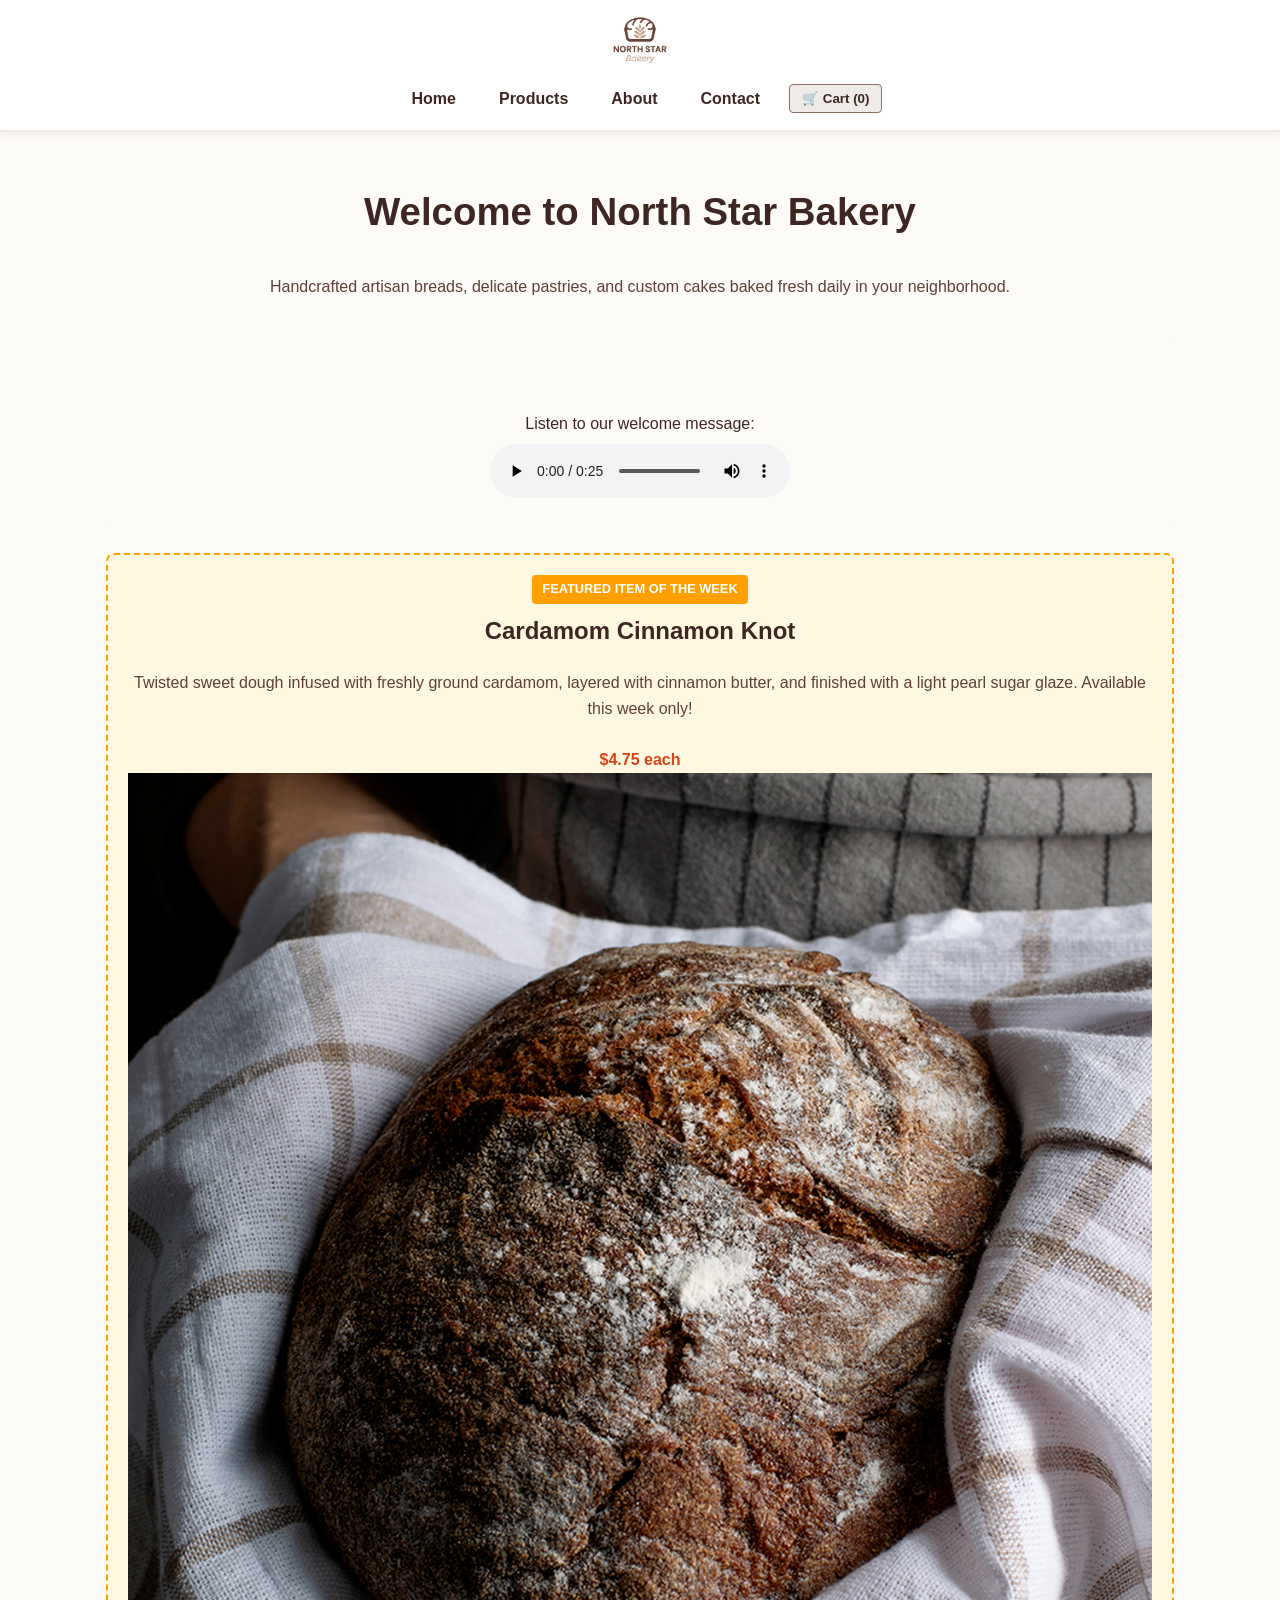
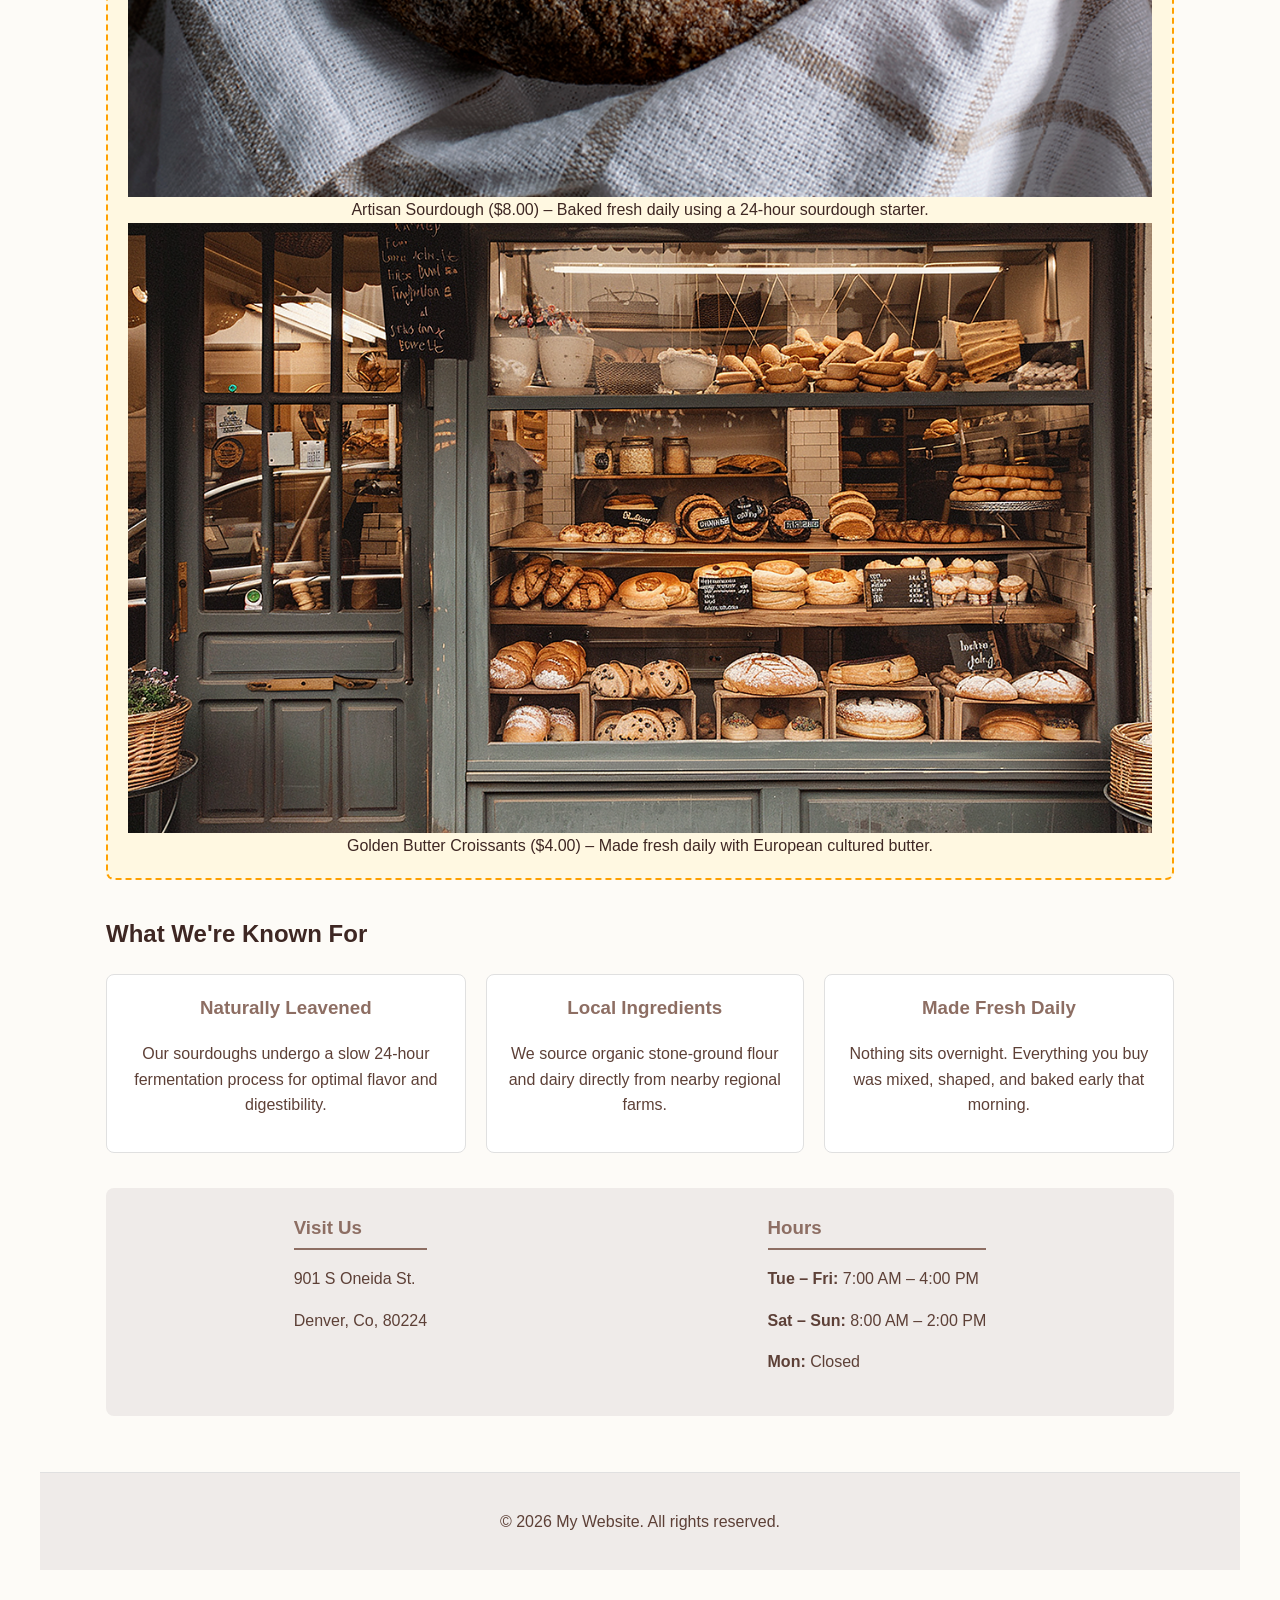
<file: index.html>
<!DOCTYPE html>
<html lang="en">
<head>
    <meta charset="UTF-8">
    <meta name="viewport" content="width=device-width, initial-scale=1.0">
    <title>North Star Bakery</title>
    <link rel="stylesheet" href="styles.css">
</head>
<body>

    <header>
      <div class="logo-container">
        <a href="index.html">
            <img src="./bakery-logo_c.png" alt="Company Logo" class="site-logo">
        </a>
    </div>
        <nav>
            <ul>
                <li><a href="index.html">Home</a></li>
                <li><a href="products.html">Products</a></li>
                <li><a href="about.html">About</a></li>
                <li><a href="contact.html">Contact</a></li>
                <li>
                  <button type="button" id="cart-toggle-btn" class="nav-cart-btn">
                    🛒 Cart (<span id="cart-count">0</span>)
                  </button>
                </li>
            </ul>
        </nav>
    </header>

    <main>
      <!-- Welcome Section -->
      <section class="hero-welcome">
          <h1>Welcome to North Star Bakery</h1>
          <p>Handcrafted artisan breads, delicate pastries, and custom cakes baked fresh daily in your neighborhood.</p>
      </section>

      <section class="hero-welcome">
      
        
        <!-- Audio Player -->
        <div class="audio-player-container">
            <label for="welcome-audio">Listen to our welcome message:</label>
            <audio id="welcome-audio" controls preload="metadata">
                <source src="./bakery-welcome_c.mp3" type="audio/mp3">
                <source src="./welcome.ogg" type="audio/ogg">
                  Your browser does not support the audio element.
            </audio>
        </div>
    </section>
  
      <!-- Featured Item of the Week -->
      <section class="featured-section">
          <div class="featured-card">
              <span class="badge">Featured Item of the Week</span>
              <h2>Cardamom Cinnamon Knot</h2>
              <p>Twisted sweet dough infused with freshly ground cardamom, layered with cinnamon butter, and finished with a light pearl sugar glaze. Available this week only!</p>
              <span class="featured-price">$4.75 each</span>
              <figure>
                 <img src="./bakery-signature-loaf_c.png" alt="Freshly baked artisan sourdough loaf on a wooden board">
                 <figcaption>Artisan Sourdough ($8.00) – Baked fresh daily using a 24-hour sourdough starter.</figcaption>
              </figure>
              <figure>
                <img src="./bakery-storefront_c.png" alt="Freshly baked butter croissants stacked on a tray">
                 <figcaption>Golden Butter Croissants ($4.00) – Made fresh daily with European cultured butter.</figcaption>
              </figure>
          </div>
      </section>
  
      <!-- What We're Known For -->
      <section class="highlights-section">
          <h2>What We're Known For</h2>
          <div class="highlights-grid">
              <article class="highlight-item">
                  <h3>Naturally Leavened</h3>
                  <p>Our sourdoughs undergo a slow 24-hour fermentation process for optimal flavor and digestibility.</p>
              </article>
              <article class="highlight-item">
                  <h3>Local Ingredients</h3>
                  <p>We source organic stone-ground flour and dairy directly from nearby regional farms.</p>
              </article>
              <article class="highlight-item">
                  <h3>Made Fresh Daily</h3>
                  <p>Nothing sits overnight. Everything you buy was mixed, shaped, and baked early that morning.</p>
              </article>
          </div>
        
      </section>
  
      <!-- Hours and Location Snippet -->
      <section class="info-snippet">
          <div class="info-block">
              <h3>Visit Us</h3>
              <p>901 S Oneida St.<p>
              <p>Denver, Co, 80224</p>
          </div>
          <div class="info-block">
              <h3>Hours</h3>
              <p><strong>Tue – Fri:</strong> 7:00 AM – 4:00 PM</p>
              <p><strong>Sat – Sun:</strong> 8:00 AM – 2:00 PM</p>
              <p><strong>Mon:</strong> Closed</p>
          </div>
      </section>
  </main>

    <footer>
        <p>&copy; 2026 My Website. All rights reserved.</p>
    </footer>
        <!-- CART OVERLAY MODAL -->
        <div id="cart-modal" class="cart-modal" aria-hidden="true">
          <div class="cart-modal-content">
            <div class="cart-header">
              <h2>Your Bakery Order</h2>
              <button type="button" id="close-cart-btn" class="close-btn">&times;</button>
            </div>
            
            <div id="cart-items-container" class="cart-items-list">
              <!-- Populated dynamically by script.js -->
            </div>
        
            <div class="cart-footer">
              <div class="cart-total-row">
                <span>Total:</span>
                <strong id="cart-total-price">$0.00</strong>
              </div>
              <button type="button" id="clear-cart-btn" class="secondary-btn">Clear Cart</button>
            </div>
          </div>
        </div>
    <script src="script.js"></script>
</body>
</html>
</file>
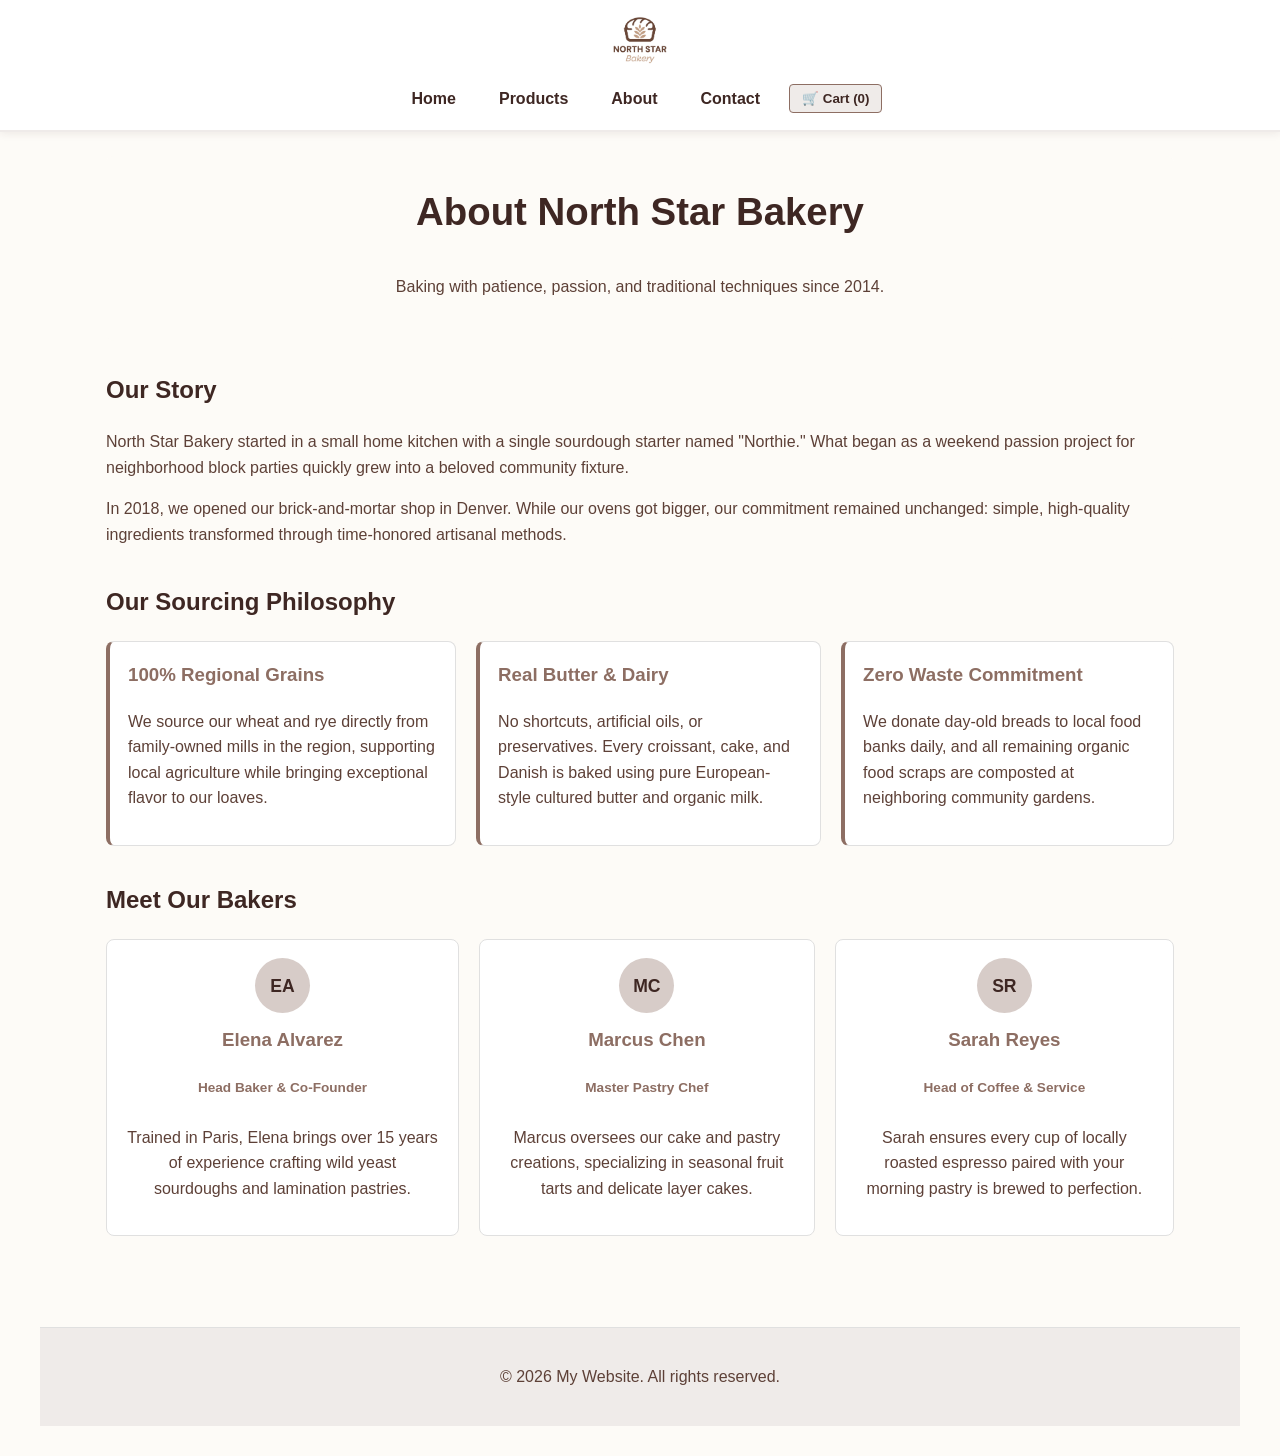
<file: about.html>
<!DOCTYPE html>
<html lang="en">
<head>
    <meta charset="UTF-8">
    <meta name="viewport" content="width=device-width, initial-scale=1.0">
    <title>About Us | My Website</title>
    <link rel="stylesheet" href="styles.css">
</head>
<body>
  <header>
    <div class="logo-container">
      <a href="index.html">
          <img src="./bakery-logo_c.png" alt="Company Logo" class="site-logo">
      </a>
  </div>
      <nav>
          <ul>
              <li><a href="index.html">Home</a></li>
              <li><a href="products.html">Products</a></li>
              <li><a href="about.html">About</a></li>
              <li><a href="contact.html">Contact</a></li>
              <li>
                  <button type="button" id="cart-toggle-btn" class="nav-cart-btn">
                  🛒 Cart (<span id="cart-count">0</span>)
                  </button>
              </li>
          </ul>
      </nav>
  </header>

  <main>
    <!-- Header Section -->
    <section class="about-hero">
        <h1>About North Star Bakery</h1>
        <p>Baking with patience, passion, and traditional techniques since 2014.</p>
    </section>

    <!-- Story of the Bakery -->
    <section class="story-section">
        <h2>Our Story</h2>
        <div class="story-content">
            <p>North Star Bakery started in a small home kitchen with a single sourdough starter named "Northie." What began as a weekend passion project for neighborhood block parties quickly grew into a beloved community fixture.</p>
            <p>In 2018, we opened our brick-and-mortar shop in Denver. While our ovens got bigger, our commitment remained unchanged: simple, high-quality ingredients transformed through time-honored artisanal methods.</p>
        </div>
    </section>

    <!-- Sourcing Philosophy -->
    <section class="philosophy-section">
        <h2>Our Sourcing Philosophy</h2>
        <div class="philosophy-grid">
            <article class="philosophy-card">
                <h3>100% Regional Grains</h3>
                <p>We source our wheat and rye directly from family-owned mills in the region, supporting local agriculture while bringing exceptional flavor to our loaves.</p>
            </article>

            <article class="philosophy-card">
                <h3>Real Butter & Dairy</h3>
                <p>No shortcuts, artificial oils, or preservatives. Every croissant, cake, and Danish is baked using pure European-style cultured butter and organic milk.</p>
            </article>

            <article class="philosophy-card">
                <h3>Zero Waste Commitment</h3>
                <p>We donate day-old breads to local food banks daily, and all remaining organic food scraps are composted at neighboring community gardens.</p>
            </article>
        </div>
    </section>

    <!-- Staff Highlights -->
    <section class="team-section">
        <h2>Meet Our Bakers</h2>
        <div class="team-grid">
            <article class="team-card">
                <div class="team-avatar">EA</div>
                <h3>Elena Alvarez</h3>
                <span class="team-role">Head Baker & Co-Founder</span>
                <p>Trained in Paris, Elena brings over 15 years of experience crafting wild yeast sourdoughs and lamination pastries.</p>
            </article>

            <article class="team-card">
                <div class="team-avatar">MC</div>
                <h3>Marcus Chen</h3>
                <span class="team-role">Master Pastry Chef</span>
                <p>Marcus oversees our cake and pastry creations, specializing in seasonal fruit tarts and delicate layer cakes.</p>
            </article>

            <article class="team-card">
                <div class="team-avatar">SR</div>
                <h3>Sarah Reyes</h3>
                <span class="team-role">Head of Coffee & Service</span>
                <p>Sarah ensures every cup of locally roasted espresso paired with your morning pastry is brewed to perfection.</p>
            </article>
        </div>
    </section>
</main>

    <footer>
        <p>&copy; 2026 My Website. All rights reserved.</p>
    </footer>
        <!-- CART OVERLAY MODAL -->
        <div id="cart-modal" class="cart-modal" aria-hidden="true">
          <div class="cart-modal-content">
            <div class="cart-header">
              <h2>Your Bakery Order</h2>
              <button type="button" id="close-cart-btn" class="close-btn">&times;</button>
            </div>
            
            <div id="cart-items-container" class="cart-items-list">
              <!-- Populated dynamically by script.js -->
            </div>
        
            <div class="cart-footer">
              <div class="cart-total-row">
                <span>Total:</span>
                <strong id="cart-total-price">$0.00</strong>
              </div>
              <button type="button" id="clear-cart-btn" class="secondary-btn">Clear Cart</button>
            </div>
          </div>
        </div>
    <script src="script.js"></script>
</body>
</html>
</file>
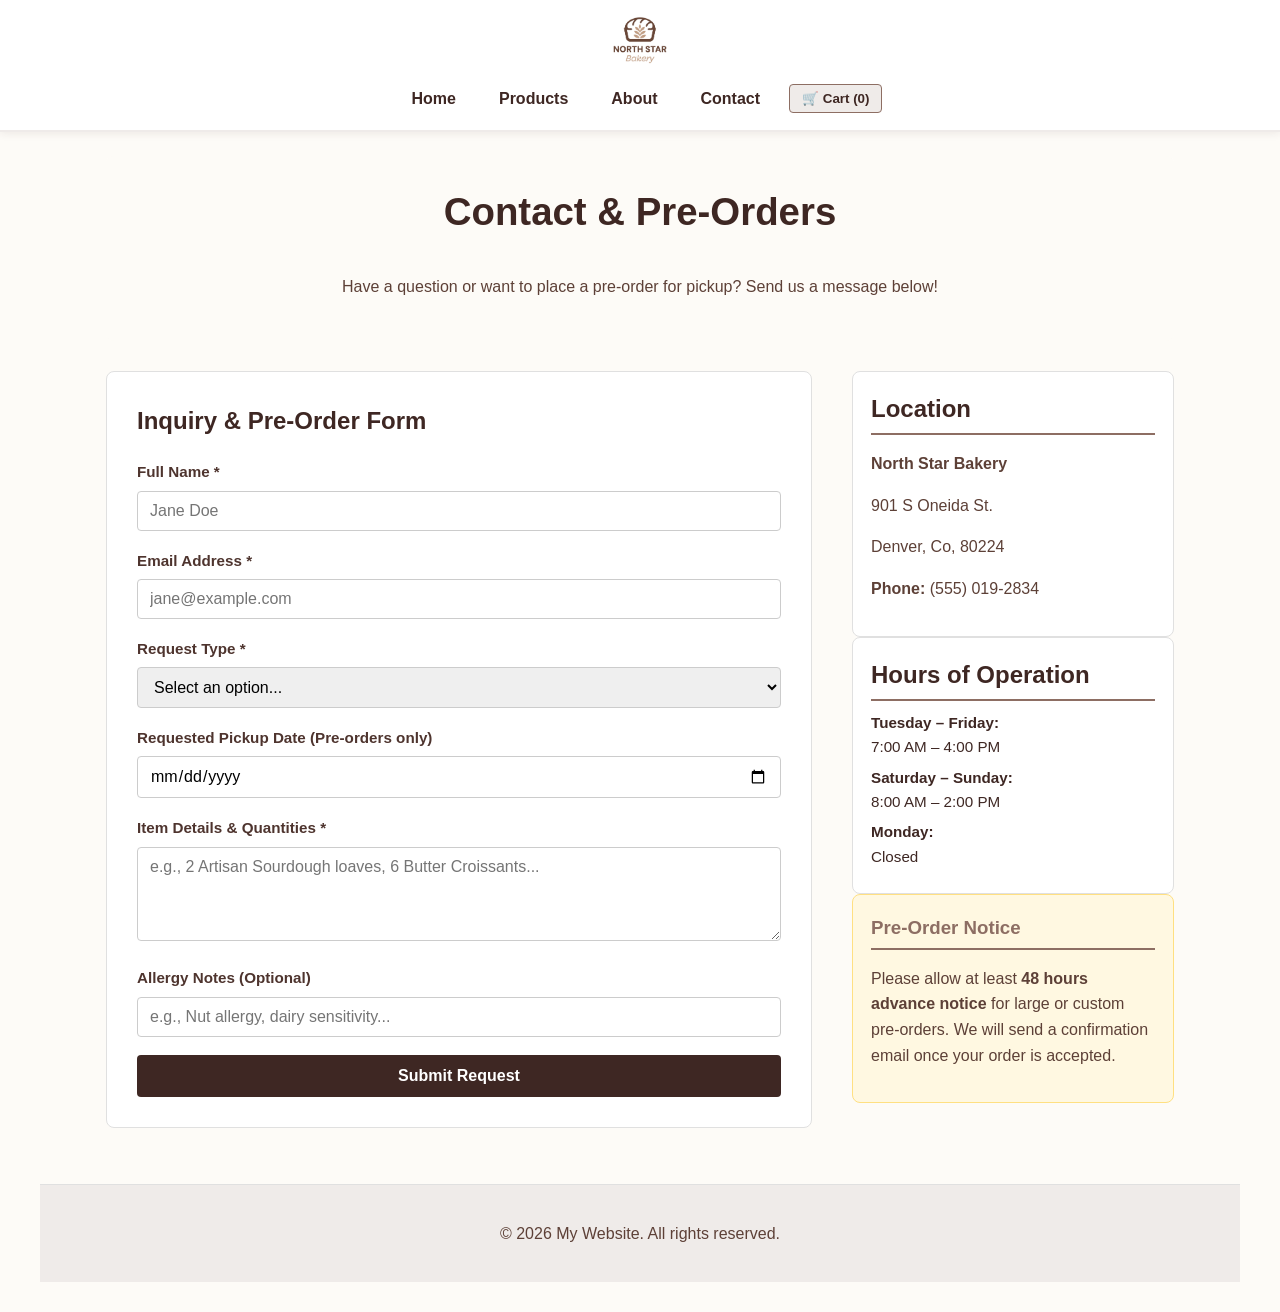
<file: contact.html>
<!DOCTYPE html>
<html lang="en">
<head>
    <meta charset="UTF-8">
    <meta name="viewport" content="width=device-width, initial-scale=1.0">
    <title>Contact Us | My Website</title>
    <link rel="stylesheet" href="styles.css">
</head>
<body>

    <header>
      <div class="logo-container">
        <a href="index.html">
            <img src="./bakery-logo_c.png" alt="Company Logo" class="site-logo">
        </a>
    </div>
        <nav>
            <ul>
                <li><a href="index.html">Home</a></li>
                <li><a href="products.html">Products</a></li>
                <li><a href="about.html">About</a></li>
                <li><a href="contact.html">Contact</a></li>
                <li>
                      <button type="button" id="cart-toggle-btn" class="nav-cart-btn">
                      🛒 Cart (<span id="cart-count">0</span>)
                      </button>
                </li>
            </ul>
        </nav>
    </header>

    <main>
      <section class="contact-header">
          <h1>Contact & Pre-Orders</h1>
          <p>Have a question or want to place a pre-order for pickup? Send us a message below!</p>
      </section>
  
      <div class="contact-container">
          <!-- Form Section -->
          <!-- Form Section -->
<section class="form-section">
    <h2>Inquiry & Pre-Order Form</h2>
    <form action="#" method="POST" id="contact-form" class="contact-form" novalidate>
        
        <div class="form-group">
            <label for="name">Full Name *</label>
            <input type="text" id="name" name="name" required placeholder="Jane Doe">
            <span class="error-msg" id="name-error"></span>
        </div>

        <div class="form-group">
            <label for="email">Email Address *</label>
            <input type="email" id="email" name="email" required placeholder="jane@example.com">
            <span class="error-msg" id="email-error"></span>
        </div>

        <div class="form-group">
            <label for="request-type">Request Type *</label>
            <select id="request-type" name="request_type" required>
                <option value="" disabled selected>Select an option...</option>
                <option value="pre-order">Pre-Order Request</option>
                <option value="catering">Catering Inquiry</option>
                <option value="general">General Question</option>
            </select>
            <span class="error-msg" id="request-type-error"></span>
        </div>

        <div class="form-group">
            <label for="pickup-date">Requested Pickup Date (Pre-orders only)</label>
            <input type="date" id="pickup-date" name="pickup_date">
            <span class="error-msg" id="date-error"></span>
        </div>

        <div class="form-group">
            <label for="item-details">Item Details & Quantities *</label>
            <textarea id="item-details" name="item_details" rows="4" required placeholder="e.g., 2 Artisan Sourdough loaves, 6 Butter Croissants..."></textarea>
            <span class="error-msg" id="details-error"></span>
        </div>

        <div class="form-group">
            <label for="allergy-notes">Allergy Notes (Optional)</label>
            <input type="text" id="allergy-notes" name="allergy_notes" placeholder="e.g., Nut allergy, dairy sensitivity...">
        </div>

        <div id="form-success-msg" class="success-msg"></div>

        <button type="submit" class="submit-btn">Submit Request</button>
    </form>
</section>
  
          <!-- Location & Hours Section -->
          <aside class="info-sidebar">
              <div class="info-card">
                  <h2>Location</h2>
                  <p><strong>North Star Bakery</strong></p>
                  <p>901 S Oneida St.</p>
                  <p>Denver, Co, 80224</p>
                  <p class="phone-link"><strong>Phone:</strong> (555) 019-2834</p>
              </div>
  
              <div class="info-card">
                  <h2>Hours of Operation</h2>
                  <ul class="hours-list">
                      <li><span>Tuesday – Friday:</span> 7:00 AM – 4:00 PM</li>
                      <li><span>Saturday – Sunday:</span> 8:00 AM – 2:00 PM</li>
                      <li><span>Monday:</span> Closed</li>
                  </ul>
              </div>
  
              <div class="info-card preorder-policy">
                  <h3>Pre-Order Notice</h3>
                  <p>Please allow at least <strong>48 hours advance notice</strong> for large or custom pre-orders. We will send a confirmation email once your order is accepted.</p>
              </div>
          </aside>
      </div>
  </main>

    <footer>
        <p>&copy; 2026 My Website. All rights reserved.</p>
    </footer>
                <!-- CART OVERLAY MODAL -->
        <div id="cart-modal" class="cart-modal" aria-hidden="true">
          <div class="cart-modal-content">
            <div class="cart-header">
              <h2>Your Bakery Order</h2>
              <button type="button" id="close-cart-btn" class="close-btn">&times;</button>
            </div>
            
            <div id="cart-items-container" class="cart-items-list">
              <!-- Populated dynamically by script.js -->
            </div>
        
            <div class="cart-footer">
              <div class="cart-total-row">
                <span>Total:</span>
                <strong id="cart-total-price">$0.00</strong>
              </div>
              <button type="button" id="clear-cart-btn" class="secondary-btn">Clear Cart</button>
            </div>
          </div>
        </div>
    <script src="script.js"></script>
</body>
</html>
</file>
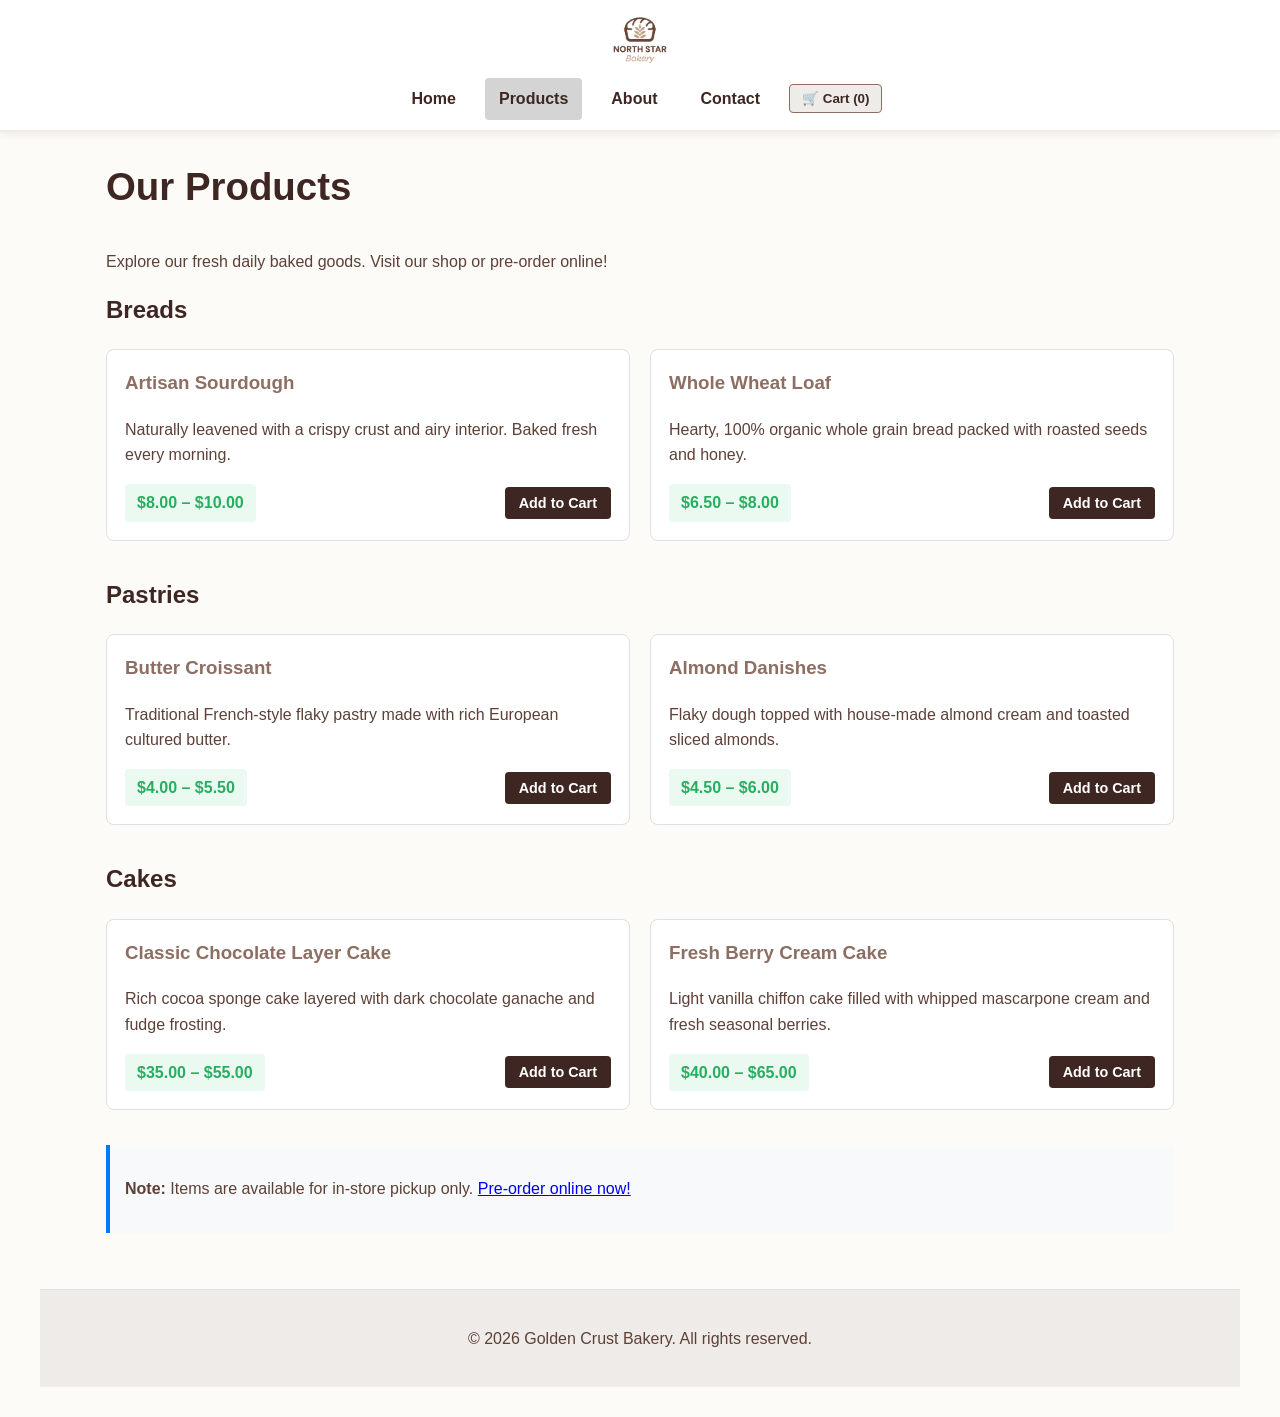
<file: products.html>
<!DOCTYPE html>
<html lang="en">
<head>
    <meta charset="UTF-8">
    <meta name="viewport" content="width=device-width, initial-scale=1.0">
    <title>Products | North Star Bakery</title>
    <link rel="stylesheet" href="styles.css">
</head>
<body>
    <header>
        <div class="logo-container">
            <a href="index.html">
                <img src="./bakery-logo_c.png" alt="Company Logo" class="site-logo">
            </a>
        </div>
        <nav>
            <ul>
                <li><a href="index.html">Home</a></li>
                <li><a href="products.html" aria-current="page">Products</a></li>
                <li><a href="about.html">About</a></li>
                <li><a href="contact.html">Contact</a></li>
                <li>
                      <button type="button" id="cart-toggle-btn" class="nav-cart-btn">
                       🛒 Cart (<span id="cart-count">0</span>)
                      </button>
                </li>
            </ul>
        </nav>
    </header>

    <main>
        <section class="products-header">
            <h1>Our Products</h1>
            <p>Explore our fresh daily baked goods. Visit our shop or pre-order online!</p>
        </section>

        <!-- Category 1: Breads -->
        <section class="product-category">
            <h2>Breads</h2>
            <div class="product-grid" id="breads-grid">
                <!-- Dynamically populated by script.js -->
            </div>
        </section>

        <!-- Category 2: Pastries -->
        <section class="product-category">
            <h2>Pastries</h2>
            <div class="product-grid" id="pastries-grid">
                <!-- Dynamically populated by script.js -->
            </div>
        </section>

        <!-- Category 3: Cakes -->
        <section class="product-category">
            <h2>Cakes</h2>
            <div class="product-grid" id="cakes-grid">
                <!-- Dynamically populated by script.js -->
            </div>
        </section>

        <div class="store-notice">
            <p><strong>Note:</strong> Items are available for in-store pickup only. <a href="contact.html">Pre-order online now!</a></p>
        </div>
    </main>

    <footer>
        <p>&copy; 2026 Golden Crust Bakery. All rights reserved.</p>
    </footer>
        <!-- CART OVERLAY MODAL -->
        <div id="cart-modal" class="cart-modal" aria-hidden="true">
          <div class="cart-modal-content">
            <div class="cart-header">
              <h2>Your Bakery Order</h2>
              <button type="button" id="close-cart-btn" class="close-btn">&times;</button>
            </div>
            
            <!-- Dynamic Cart List -->
            <div id="cart-items-container" class="cart-items-list">
              <!-- Items populated by script.js -->
            </div>
        
            <!-- Summary & Footer -->
            <div class="cart-footer">
              <div class="cart-total-row">
                <span>Total:</span>
                <strong id="cart-total-price">$0.00</strong>
              </div>
              <button type="button" id="clear-cart-btn" class="secondary-btn">Clear Cart</button>
              <button type="button" id="checkout-btn" class="primary-btn">Complete Pre-Order</button>
            </div>
          </div>
        </div>
    <script src="./script.js"></script>
</body>
</html>
</file>
<file: styles.css>
/* ==========================================================================
   1. Design System Variables
   ========================================================================== */
   :root {
    --bg-main: #fdfbf7;
    --bg-surface: #efebe9;
    --card-bg: #ffffff;
    --text-primary: #3e2723;
    --text-secondary: #4e342e;
    --text-muted: #5d4037;
    --accent-cinnamon: #8d6e63;
    --accent-honey: #ffa000;
    --accent-green: #27ae60;
    --accent-green-bg: #eafaf1;
    --policy-bg: #fff8e1;
    --policy-border: #ffe082;
    --border-color: #e0e0e0;
    --border-input: #cccccc;
    --font-base: 'Segoe UI', Tahoma, Geneva, Verdana, sans-serif;
    --radius-sm: 4px;
    --radius-md: 8px;
    --radius-pill: 30px;
    --transition-fast: background-color 0.2s ease, color 0.2s ease;
  }
  
  /* ==========================================================================
     2. Base & Typography (Mobile Defaults)
     ========================================================================== */
  * {
    box-sizing: border-box;
  }
  
  body {
    background-color: var(--bg-main);
    color: var(--text-primary);
    font-family: var(--font-base);
    margin: 0;
    padding: 130px 15px 20px 15px; /* Top padding clears fixed stacked header */
    line-height: 1.6;
  }
  
  main {
    padding: 0.5rem;
  }
  
  h1, h2 {
    color: var(--text-primary);
    margin-top: 0;
  }
  
  h1 {
    font-size: 1.8rem;
  }
  
  h3 {
    color: var(--accent-cinnamon);
    margin-top: 0;
  }
  
  p {
    color: var(--text-muted);
  }
  
  /* ==========================================================================
     3. Header & Navigation (Logo Top-Center, Nav Below)
     ========================================================================== */
  header {
    position: fixed;
    top: 0;
    left: 0;
    width: 100%;
    z-index: 1000;
    background-color: var(--card-bg);
    border-bottom: 2px solid var(--bg-surface);
    box-shadow: 0 2px 8px rgba(62, 39, 35, 0.08);
    padding: 10px 15px;
    display: flex;
    flex-direction: column;
    align-items: center;
    gap: 8px;
  }
  
  .logo-container {
    display: flex;
    justify-content: center;
    width: 100%;
  }
  
  .site-logo {
    height: 45px;
    width: auto;
    display: block;
  }
  
  nav {
    width: 100%;
  }
  
  nav ul {
    display: flex;
    flex-wrap: wrap;
    justify-content: center;
    align-items: center;
    gap: 8px;
    list-style: none;
    margin: 0;
    padding: 0;
  }
  
  nav a {
    display: inline-block;
    color: var(--text-primary);
    font-weight: 600;
    text-decoration: none;
    padding: 6px 10px;
    font-size: 0.9rem;
    border-radius: var(--radius-sm);
    transition: var(--transition-fast);
  }
  
  nav a:hover,
  nav a.active {
    color: var(--accent-cinnamon);
    background-color: var(--bg-surface);
  }
  
  nav a[aria-current='page'] {
    color: var(--text-primary);
    background-color: #d4d4d4;
  }
  
  /* ==========================================================================
     4. Mobile Section Layouts (Single Column Stack)
     ========================================================================== */
  .hero-welcome,
  .about-hero,
  .contact-header {
    text-align: center;
    padding: 25px 15px;
    background-color: var(--bg-main);
    border-radius: var(--radius-md);
    margin-bottom: 30px;
  }
  
  .featured-section,
  .highlights-section,
  .team-section,
  .product-category,
  .story-section,
  .philosophy-section {
    margin-bottom: 35px;
  }
  
  .featured-card {
    background: var(--policy-bg);
    border: 2px dashed var(--accent-honey);
    border-radius: var(--radius-md);
    padding: 20px;
    text-align: center;
  }
  
  .badge {
    background-color: var(--accent-honey);
    color: #ffffff;
    font-size: 0.8rem;
    font-weight: bold;
    text-transform: uppercase;
    padding: 4px 10px;
    border-radius: var(--radius-sm);
    display: inline-block;
    margin-bottom: 8px;
  }
  
  .featured-price {
    display: inline-block;
    margin-top: 10px;
    font-weight: bold;
    color: #d84315;
  }
  
  /* Mobile Grids (Default to vertical stacks) */
  .highlights-grid,
  .philosophy-grid,
  .team-grid,
  .product-grid,
  .info-snippet,
  .contact-container {
    display: flex;
    flex-direction: column;
    gap: 15px;
  }
  
  .highlight-item,
  .team-card,
  .product-card,
  .philosophy-card,
  .form-section,
  .info-card {
    background-color: var(--card-bg);
    border: 1px solid var(--border-color);
    border-radius: var(--radius-md);
    padding: 18px;
  }
  
  .highlight-item,
  .team-card {
    text-align: center;
  }
  
  .philosophy-card {
    border-left: 4px solid var(--accent-cinnamon);
  }
  
  .info-snippet {
    background-color: var(--bg-surface);
    padding: 20px;
    border-radius: var(--radius-md);
  }
  
  .info-block h3,
  .info-card h2,
  .info-card h3 {
    border-bottom: 2px solid var(--accent-cinnamon);
    padding-bottom: 5px;
    margin-bottom: 10px;
  }
  
  .team-avatar {
    width: 55px;
    height: 55px;
    background-color: #d7ccc8;
    color: var(--text-primary);
    font-weight: bold;
    font-size: 1.1rem;
    border-radius: 50%;
    display: flex;
    align-items: center;
    justify-content: center;
    margin: 0 auto 12px auto;
  }
  
  .team-role {
    display: inline-block;
    font-size: 0.85rem;
    color: var(--accent-cinnamon);
    font-weight: bold;
    margin-bottom: 10px;
  }
  
  .price-range {
    display: inline-block;
    font-weight: bold;
    color: var(--accent-green);
    background-color: var(--accent-green-bg);
    padding: 6px 12px;
    border-radius: var(--radius-sm);
  }
  
  .store-notice {
    background-color: #f8f9fa;
    border-left: 4px solid #007bff;
    padding: 15px;
    margin-top: 30px;
    border-radius: 0 var(--radius-sm) var(--radius-sm) 0;
  }
  
  /* ==========================================================================
     5. Form Controls & Sidebar
     ========================================================================== */
  .form-group {
    margin-bottom: 18px;
  }
  
  .form-group label {
    display: block;
    font-weight: bold;
    color: var(--text-secondary);
    margin-bottom: 6px;
    font-size: 0.95rem;
  }
  
  .form-group input,
  .form-group select,
  .form-group textarea {
    width: 100%;
    padding: 10px 12px;
    border: 1px solid var(--border-input);
    border-radius: var(--radius-sm);
    font-size: 1rem;
    font-family: inherit;
  }
  
  .form-group input:focus,
  .form-group select:focus,
  .form-group textarea:focus {
    border-color: var(--accent-cinnamon);
    outline: none;
    box-shadow: 0 0 4px rgba(141, 110, 99, 0.4);
  }
  
  .submit-btn {
    background-color: var(--text-primary);
    color: #ffffff;
    border: none;
    padding: 12px 24px;
    font-size: 1rem;
    font-weight: bold;
    border-radius: var(--radius-sm);
    cursor: pointer;
    width: 100%;
    transition: var(--transition-fast);
  }
  
  .submit-btn:hover {
    background-color: var(--accent-cinnamon);
  }
  
  .hours-list {
    list-style: none;
    padding: 0;
    margin: 0;
  }
  
  .hours-list li {
    margin-bottom: 6px;
    font-size: 0.95rem;
  }
  
  .hours-list span {
    font-weight: bold;
    display: block;
  }
  
  .preorder-policy {
    background-color: var(--policy-bg);
    border: 1px solid var(--policy-border);
  }
  
  /* Audio Player */
  .audio-player-container {
    margin-top: 15px;
    display: flex;
    flex-direction: column;
    align-items: center;
    gap: 8px;
  }
  
  .audio-player-container audio {
    max-width: 100%;
    width: 300px;
    border-radius: var(--radius-pill);
  }
  
  /* Footer */
  footer {
    background-color: var(--bg-surface);
    color: var(--text-muted);
    border-top: 1px solid var(--border-color);
    text-align: center;
    padding: 20px;
    margin-top: 40px;
  }
  
  /* ==========================================================================
     6. DESKTOP & LARGER SCREENS MEDIA QUERY (min-width: 769px)
     ========================================================================== */
  @media (min-width: 769px) {
    body {
      padding: 140px 40px 30px 40px;
    }
  
    main {
      max-width: 1100px;
      margin: 0 auto;
      padding: 1rem;
    }
  
    h1 {
      font-size: 2.4rem;
    }
  
    .site-logo {
      height: 60px; /* Larger logo on desktop */
    }
  
    nav ul {
      gap: 15px;
    }
  
    nav a {
      padding: 8px 14px;
      font-size: 1rem;
    }
  
    /* Expand Layouts to Multi-Column Rows */
    .highlights-grid,
    .philosophy-grid,
    .team-grid {
      flex-direction: row;
      gap: 20px;
    }
  
    .product-grid {
      flex-direction: row;
      gap: 20px;
    }
  
    .product-card {
      flex: 1 1 calc(50% - 20px); /* 2 cards per row */
    }
  
    .info-snippet {
      flex-direction: row;
      justify-content: space-around;
      padding: 25px;
    }
  
    .contact-container {
      flex-direction: row;
      gap: 40px;
      align-items: flex-start;
    }
  
    .form-section {
      flex: 2;
      padding: 30px;
    }
  
    .info-sidebar {
      flex: 1;
    }
  }

/* 1. Make the container flexible */
figure {
    margin: 0;
    max-width: 100%; /* Prevents figure from overflowing its parent */
    width: 100%;
}

/* 2. Make the image scale dynamically */
figure img {
    max-width: 100%; /* Allows image to shrink on smaller screens */
    height: auto;     /* Maintains correct aspect ratio without distortion */
    display: block;   /* Removes inline whitespace under the image */
    margin: 0 auto;   /* Keeps the image centered inside the figure */
}

/* ==========================================
   CART MODAL & OVERLAY STYLES
   ========================================== */
.nav-cart-btn {
  background: var(--bg-surface);
  border: 1px solid var(--accent-cinnamon);
  color: var(--text-primary);
  padding: 6px 12px;
  border-radius: var(--radius-sm);
  font-weight: bold;
  cursor: pointer;
  transition: var(--transition-fast);
}

.nav-cart-btn:hover {
  background-color: var(--accent-cinnamon);
  color: #ffffff;
}

.cart-modal {
  position: fixed;
  top: 0;
  left: 0;
  width: 100%;
  height: 100%;
  background: rgba(0, 0, 0, 0.5);
  display: flex;
  justify-content: center;
  align-items: center;
  z-index: 2000;
  opacity: 0;
  pointer-events: none;
  transition: opacity 0.3s ease;
}

.cart-modal.active {
  opacity: 1;
  pointer-events: auto;
}

.cart-modal-content {
  background: var(--card-bg);
  width: 90%;
  max-width: 480px;
  border-radius: var(--radius-md);
  padding: 20px;
  box-shadow: 0 4px 12px rgba(0, 0, 0, 0.2);
}

.cart-header {
  display: flex;
  justify-content: space-between;
  align-items: center;
  border-bottom: 2px solid var(--bg-surface);
  padding-bottom: 10px;
}

.close-btn {
  background: none;
  border: none;
  font-size: 1.8rem;
  cursor: pointer;
  color: var(--text-muted);
}

.cart-items-list {
  max-height: 250px;
  overflow-y: auto;
  margin: 15px 0;
}

.cart-item-row {
  display: flex;
  justify-content: space-between;
  align-items: center;
  padding: 8px 0;
  border-bottom: 1px solid var(--border-color);
}

.cart-total-row {
  display: flex;
  justify-content: space-between;
  font-size: 1.2rem;
  margin-bottom: 15px;
}

.product-card-footer {
  display: flex;
  justify-content: space-between;
  align-items: center;
  margin-top: 15px;
  gap: 10px;
}

.add-cart-btn {
  background-color: var(--text-primary);
  color: #ffffff;
  border: none;
  padding: 8px 14px;
  border-radius: var(--radius-sm);
  font-weight: bold;
  font-size: 0.9rem;
  cursor: pointer;
  transition: var(--transition-fast);
}

.add-cart-btn:hover {
  background-color: var(--accent-cinnamon);
}

.error-msg {
  color: #d32f2f;
  font-size: 0.85rem;
  margin-top: 4px;
  display: block;
  font-weight: 500;
}

.success-msg {
  color: #2e7d32;
  font-size: 1rem;
  margin-top: 15px;
  font-weight: bold;
}
</file>
